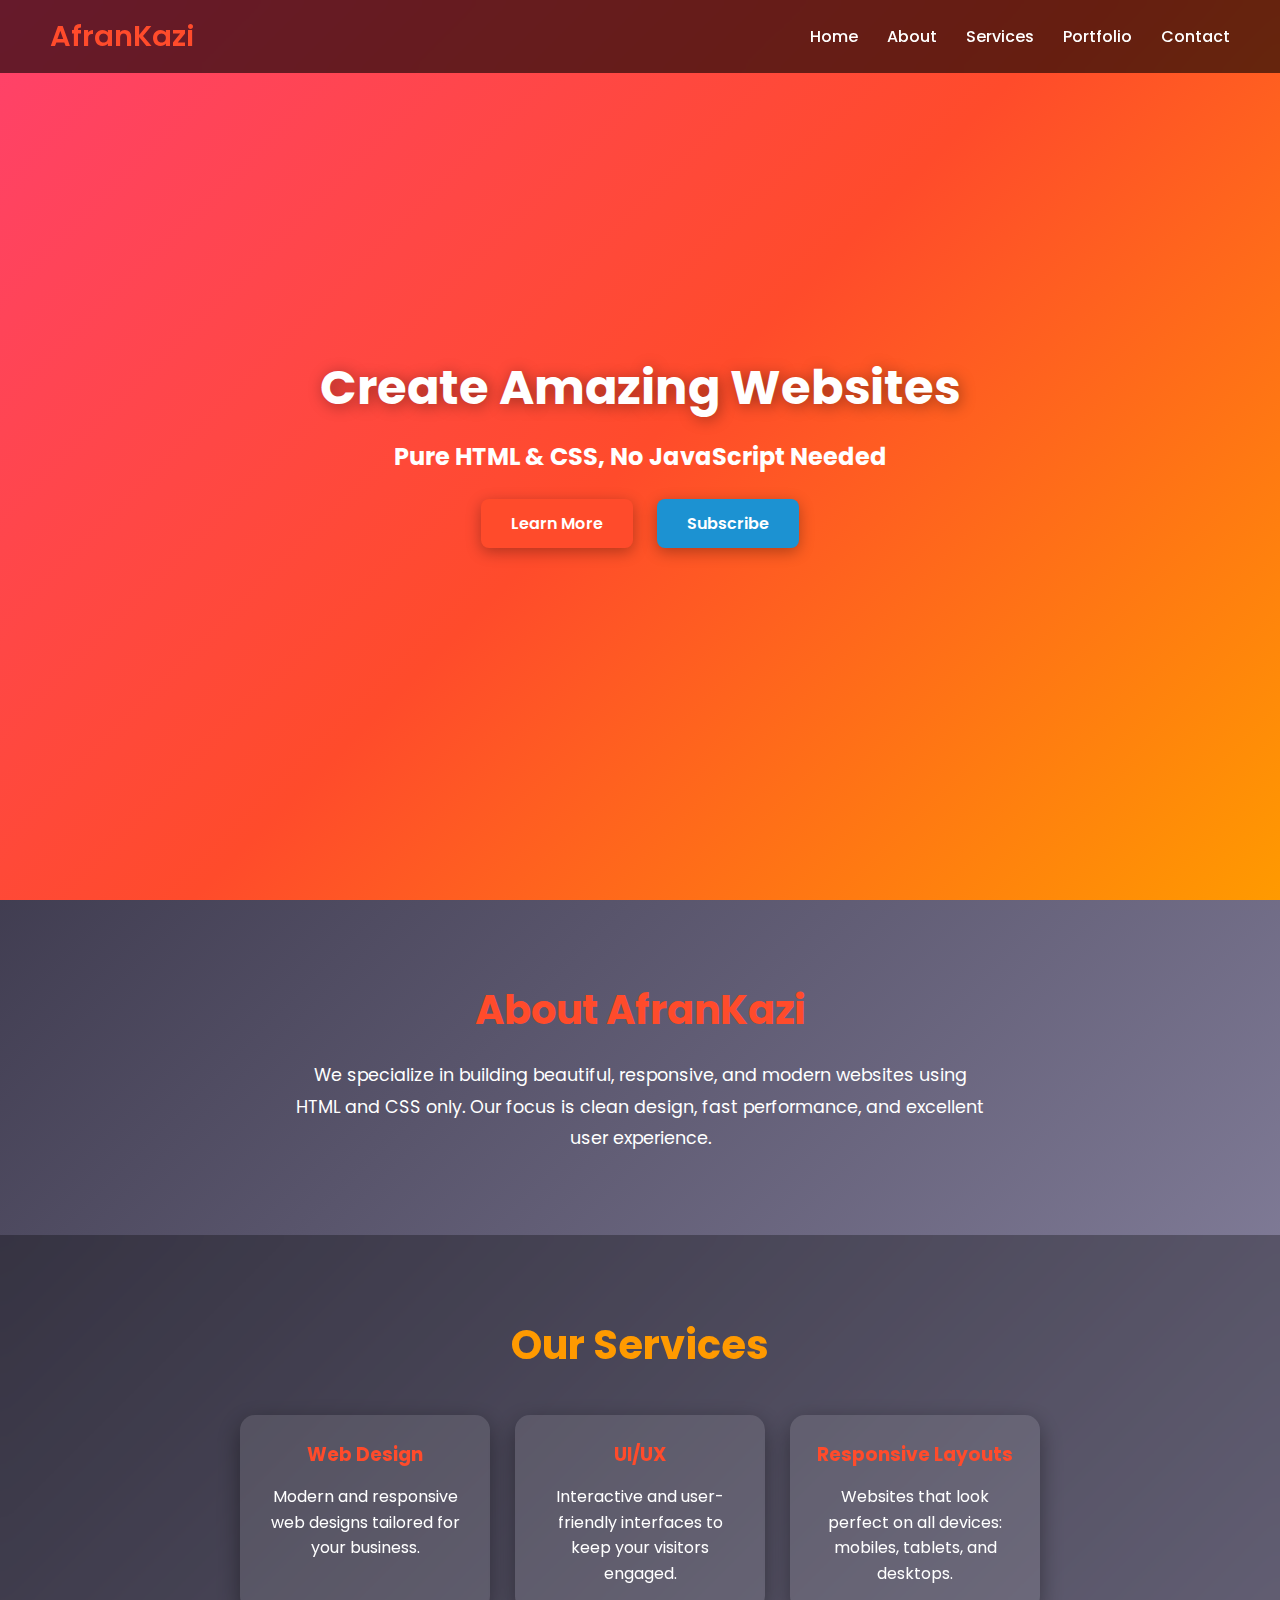
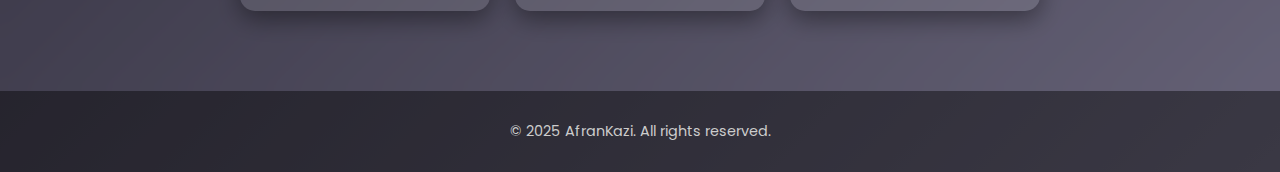
<file: HTML Projects/index.html>
<!DOCTYPE html>
<html lang="en">
<head>
    <meta charset="UTF-8">
    <meta name="viewport" content="width=device-width, initial-scale=1.0">
    <title>AfranKazi | Web Development</title>
    <link rel="stylesheet" href="css/website.css">
    <link href="https://fonts.googleapis.com/css2?family=Poppins:wght@400;600&display=swap" rel="stylesheet">
</head>
<body>
    <!-- Navigation -->
    <header>
        <nav id="navbar">
            <div id="logo"><a href="#">AfranKazi</a></div>
            <div id="nav-links">
                <a href="#">Home</a>
                <a href="#">About</a>
                <a href="#">Services</a>
                <a href="#">Portfolio</a>
                <a href="#">Contact</a>
            </div>
        </nav>
    </header>

    <!-- Hero Section -->
    <section id="hero">
        <div class="hero-content">
            <h1>Create Amazing Websites</h1>
            <h2>Pure HTML & CSS, No JavaScript Needed</h2>
            <div class="hero-buttons">
                <a href="#learn" class="btn btn-primary">Learn More</a>
                <a href="#subscribe" class="btn btn-secondary">Subscribe</a>
            </div>
        </div>
    </section>

    <!-- About Section -->
    <section id="about">
        <h2>About AfranKazi</h2>
        <p>We specialize in building beautiful, responsive, and modern websites using HTML and CSS only. Our focus is clean design, fast performance, and excellent user experience. </p>
    </section>

    <!-- Services Section -->
    <section id="services">
        <h2>Our Services</h2>
        <div class="service-cards">
            <div class="card">
                <h3>Web Design</h3>
                <p>Modern and responsive web designs tailored for your business.</p>
            </div>
            <div class="card">
                <h3>UI/UX</h3>
                <p>Interactive and user-friendly interfaces to keep your visitors engaged.</p>
            </div>
            <div class="card">
                <h3>Responsive Layouts</h3>
                <p>Websites that look perfect on all devices: mobiles, tablets, and desktops.</p>
            </div>
        </div>
    </section>

    <!-- Footer Section -->
    <footer>
        <p>&copy; 2025 AfranKazi. All rights reserved.</p>
    </footer>
</body>
</html>
</file>
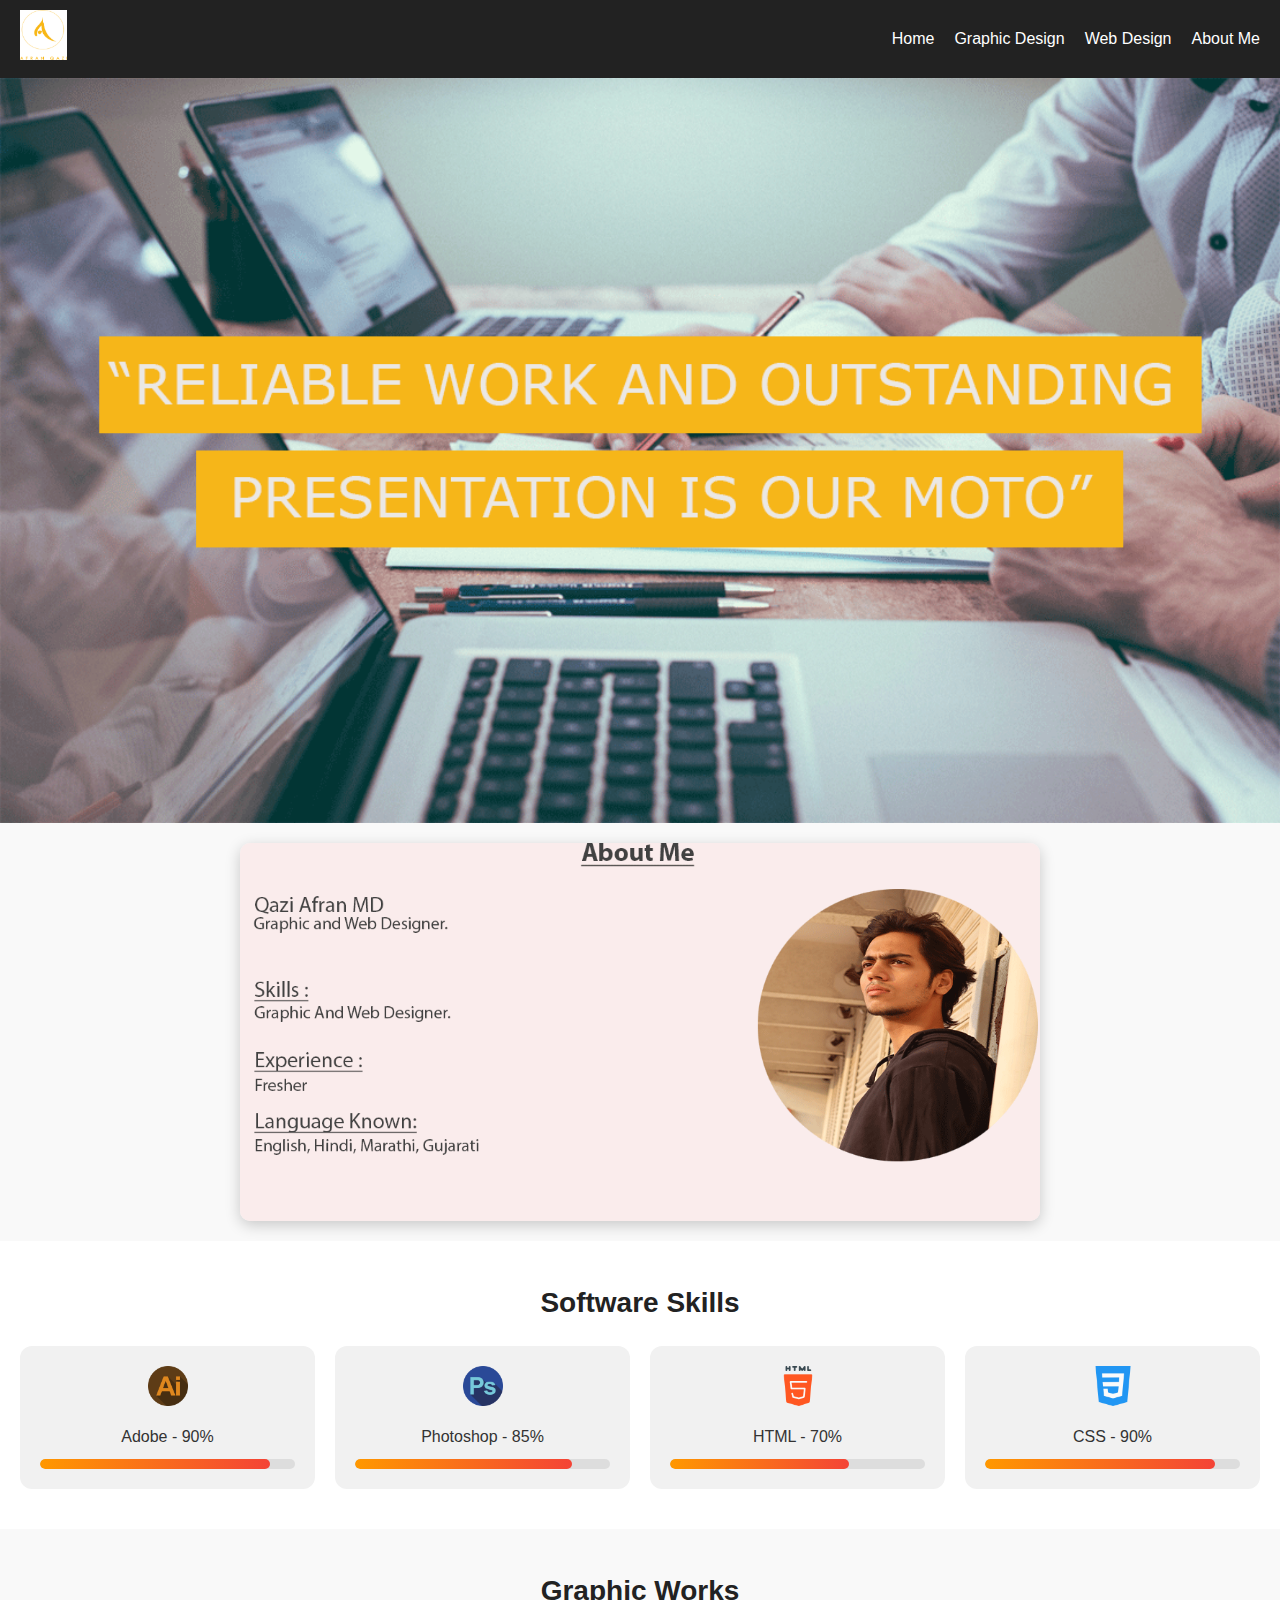
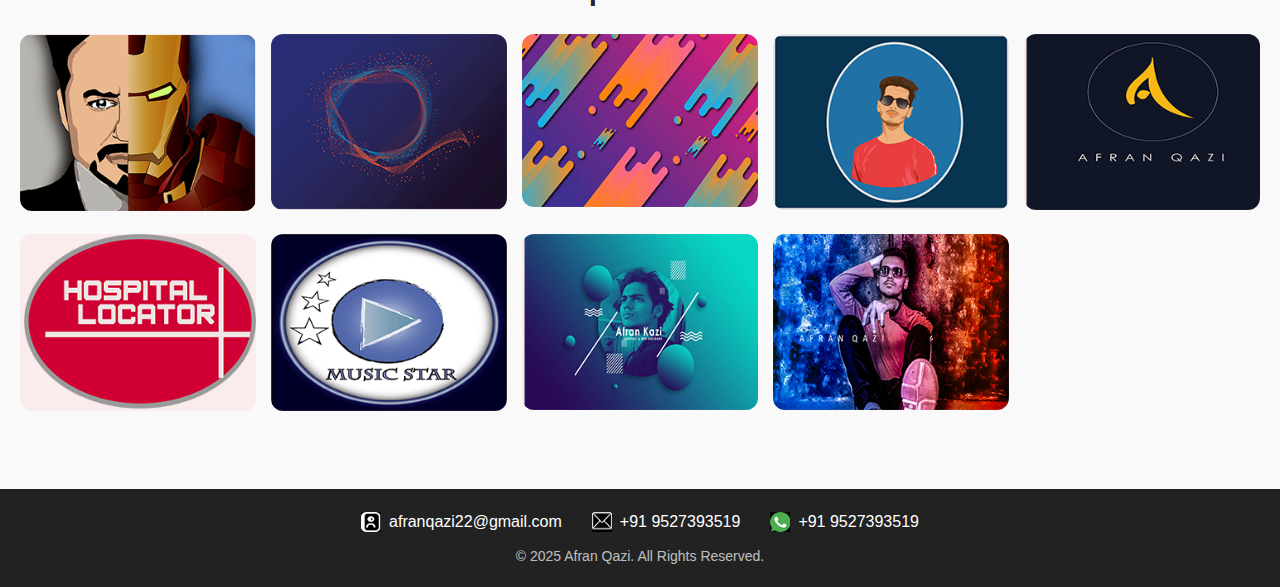
<file: My Website/index.html>
<!DOCTYPE html>
<html lang="en">
<head>
  <meta charset="UTF-8">
  <meta name="viewport" content="width=device-width, initial-scale=1.0">
  <title>Afran Kazi</title>
  <link rel="stylesheet" href="style.css">
</head>
<body>

  <!-- HEADER -->
  <header>
    <div class="header-container">
      <div class="logo">
        <img src="logo.gif" alt="Logo">
      </div>
      <nav class="navbar">
        <ul>
          <li><a href="homepage.html">Home</a></li>
          <li><a href="homepage.html">Graphic Design</a></li>
          <li><a href="homepage.html">Web Design</a></li>
          <li><a href="homepage.html">About Me</a></li>
        </ul>
      </nav>
      <div class="menu-toggle">&#9776;</div>
    </div>
  </header>

  <!-- HERO IMAGES -->
  <!-- HERO IMAGES -->
<section class="hero">
  <img src="image1.gif" alt="Banner 1">
  <img src="image2.gif" alt="Banner 2" class="responsive-banner">
</section>


  <!-- SKILLS -->
  <section class="skills">
    <h2>Software Skills</h2>
    <div class="skills-container">

      <div class="skillbox">
        <img src="adobe.png" alt="Adobe">
        <p>Adobe - 90%</p>
        <div class="skill-bar"><span style="width:90%"></span></div>
      </div>

      <div class="skillbox">
        <img src="photoshop.png" alt="Photoshop">
        <p>Photoshop - 85%</p>
        <div class="skill-bar"><span style="width:85%"></span></div>
      </div>

      <div class="skillbox">
        <img src="html.png" alt="HTML">
        <p>HTML - 70%</p>
        <div class="skill-bar"><span style="width:70%"></span></div>
      </div>

      <div class="skillbox">
        <img src="css.png" alt="CSS">
        <p>CSS - 90%</p>
        <div class="skill-bar"><span style="width:90%"></span></div>
      </div>

    </div>
  </section>

  <!-- GRAPHIC WORKS -->
  <section class="works">
    <h2>Graphic Works</h2>
    <div class="works-grid">
      <a href="1.gif"><img src="1.gif" alt="Work 1"></a>
      <a href="2.gif"><img src="2.gif" alt="Work 2"></a>
      <a href="3.gif"><img src="3.gif" alt="Work 3"></a>
      <a href="4.gif"><img src="4.gif" alt="Work 4"></a>
      <a href="5.gif"><img src="5.gif" alt="Work 5"></a>
      <a href="6.gif"><img src="6.gif" alt="Work 6"></a>
      <a href="7.gif"><img src="7.gif" alt="Work 7"></a>
      <a href="8.gif"><img src="8.gif" alt="Work 8"></a>
      <a href="9.jpg"><img src="9.jpg" alt="Work 9"></a>
    </div>
  </section>

  <!-- FOOTER -->
  <footer>
    <ul>
      <li><img src="10.jpg" alt="Email Icon"> afranqazi22@gmail.com</li>
      <li><img src="11.jpg" alt="Phone Icon"> +91 9527393519</li>
      <li><img src="12.jpg" alt="Phone Icon"> +91 9527393519</li>
    </ul>
    <p>© 2025 Afran Qazi. All Rights Reserved.</p>
  </footer>

  <!-- JS for Mobile Menu -->
  <script>
    const menuToggle = document.querySelector('.menu-toggle');
    const nav = document.querySelector('.navbar ul');
    menuToggle.addEventListener('click', () => {
      nav.classList.toggle('showing');
    });
  </script>

</body>
</html>
</file>
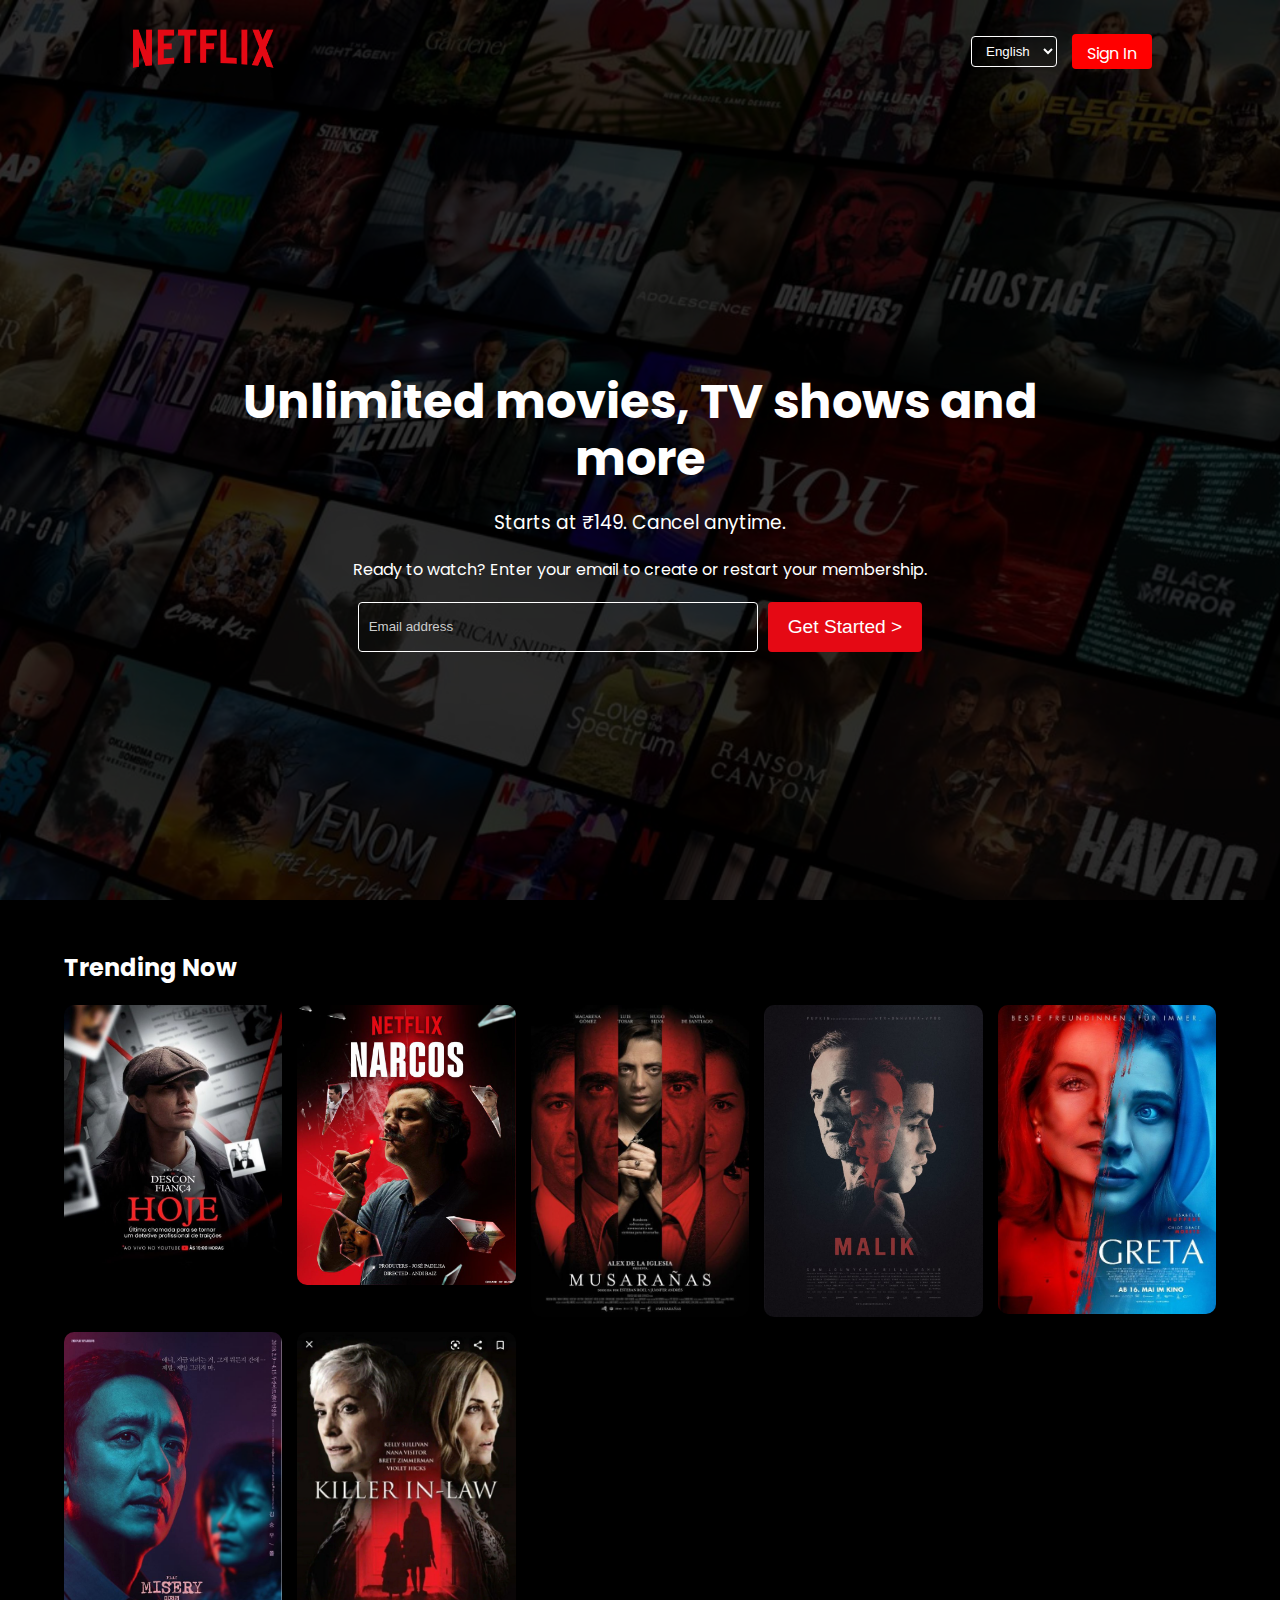
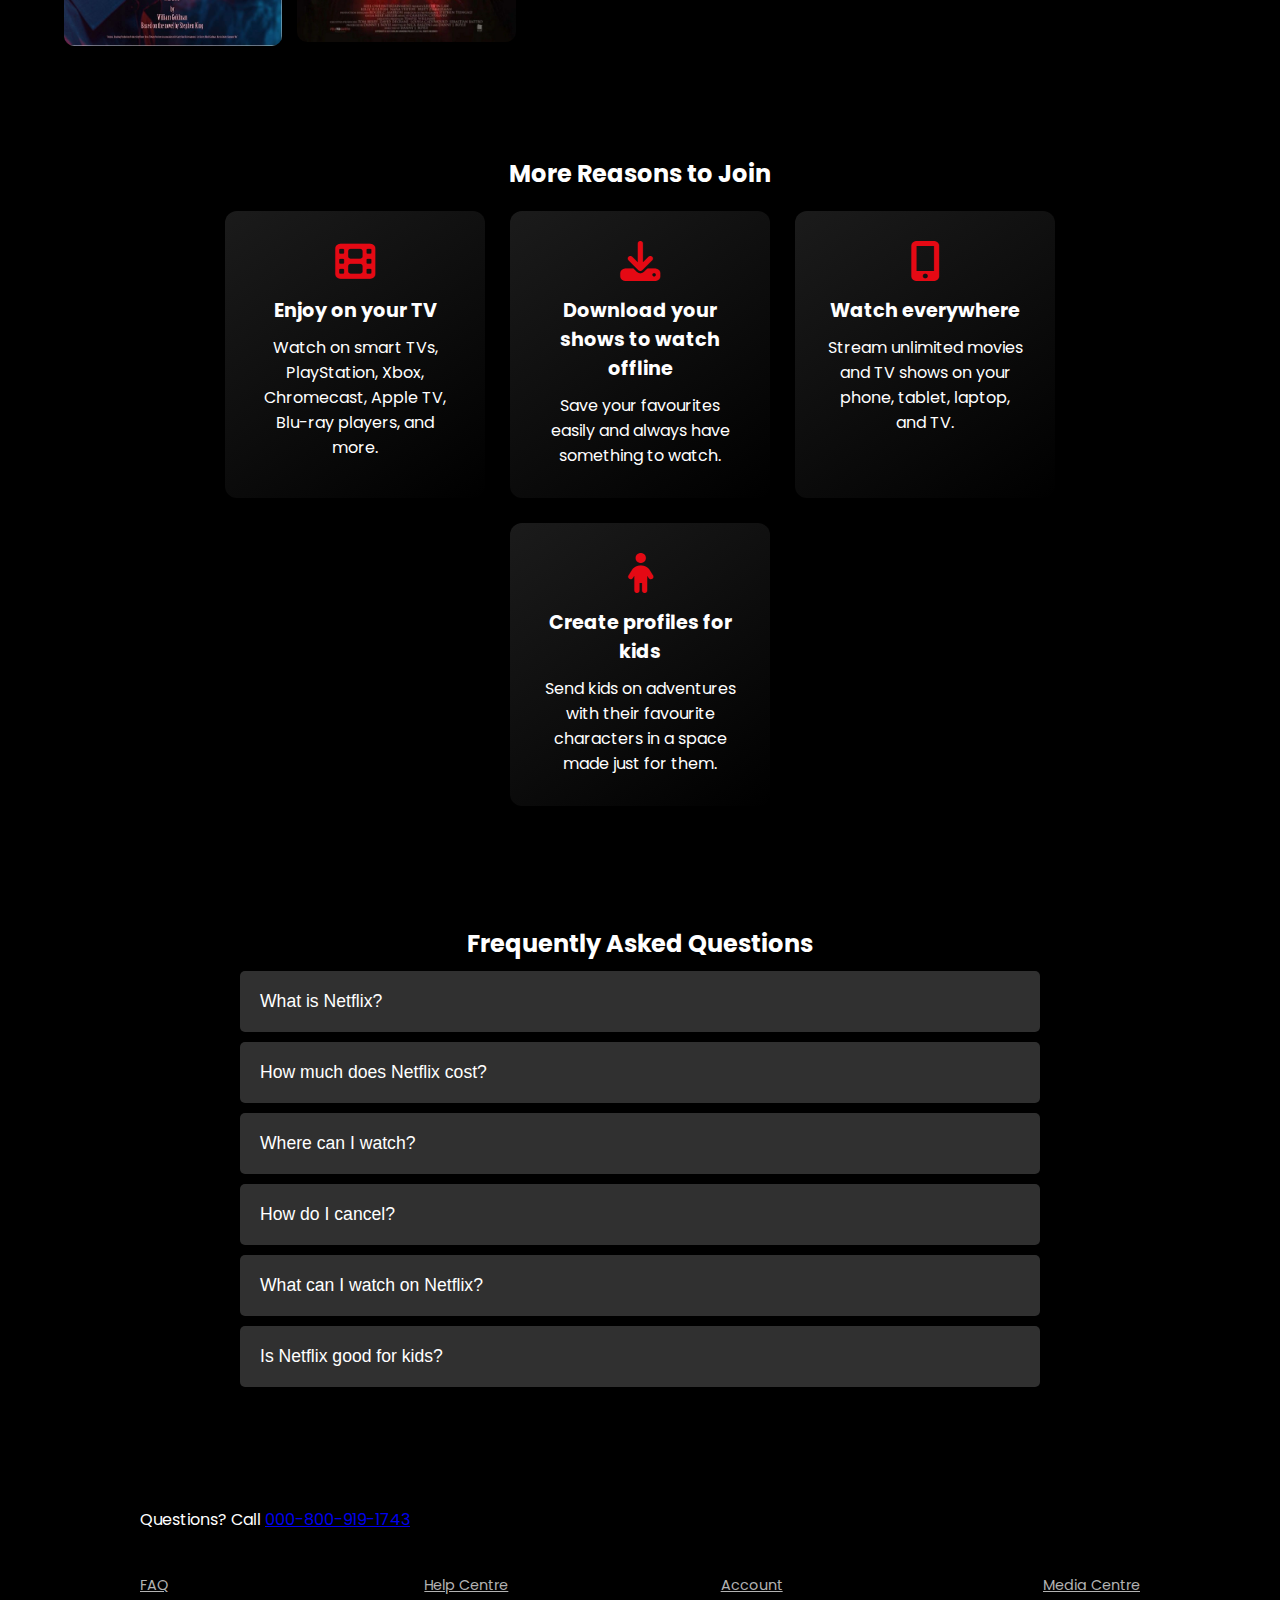
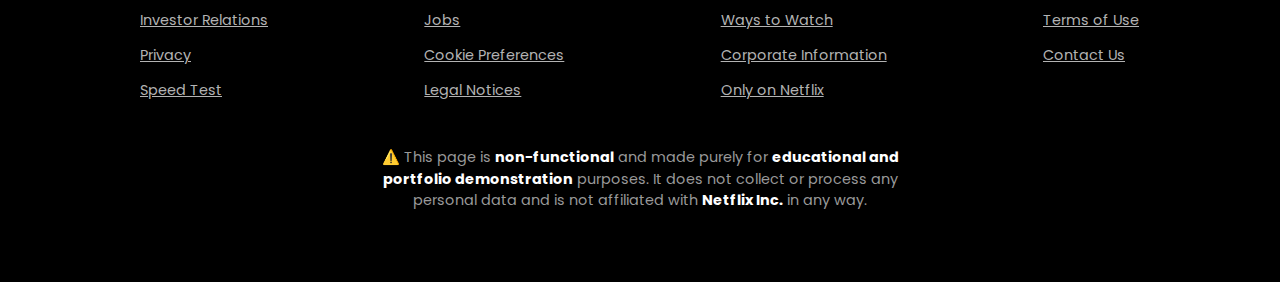
<file: NETFLIX/index.html>
<!DOCTYPE html>
<html lang="en">
<head>
  <meta charset="UTF-8" /> 
  <meta name="viewport" content="width=device-width, initial-scale=1.0" />
  <title>Clone-flix-Educational</title>

  <!-- Google Fonts -->
  <link rel="preconnect" href="https://fonts.googleapis.com" />
  <link rel="preconnect" href="https://fonts.gstatic.com" crossorigin />
  <link
    href="https://fonts.googleapis.com/css2?family=Poppins:wght@300;400;500;600;700&display=swap"
    rel="stylesheet"
  />

  <!-- Font Awesome for icons -->
  <link
    rel="stylesheet"
    href="https://cdnjs.cloudflare.com/ajax/libs/font-awesome/6.5.0/css/all.min.css"
  />

  <!-- Meta Disclaimer -->
  <meta name="description" content="This Netflix Clone project is for educational and portfolio purposes only. Not affiliated with Netflix Inc.">

  <!-- External CSS -->
  <link rel="stylesheet" href="style.css" />
</head>

<body>
  <!-- Header / Hero Section -->
  <header class="hero">
    <div class="hero-overlay"></div>
    <nav class="navbar">
      <div class="logo">
        <img src="Images/LOGO.png" alt="Netflix Logo" />
      </div>

      <div class="nav-actions">
        <select id="Language">
          <option value="English">English</option>
          <option value="Hindi">Hindi</option>
        </select>
        <a href="signUp.html" class="sign-in-btn">Sign In</a>
      </div>
    </nav>

    <div class="hero-content">
      <h1>Unlimited movies, TV shows and more</h1>
      <h3>Starts at ₹149. Cancel anytime.</h3>
      <p>Ready to watch? Enter your email to create or restart your membership.</p>
      <div class="email-form">
        <input type="text" placeholder="Email address" />
        <button id="SecondButton">Get Started ></button>
      </div>
    </div>
  </header>

  <!-- Trending Section -->
  <main class="trending">
    <h2>Trending Now</h2>
    <div class="trending-grid">
      <img src="Images/Image1.jpg" alt="Image 1" />
      <img src="Images/Image2.jpg" alt="Image 2" />
      <img src="Images/Image3.jpg" alt="Image 3" />
      <img src="Images/Image4.jpg" alt="Image 4" />
      <img src="Images/Image5.jpg" alt="Image 5" />
      <img src="Images/Image6.jpg" alt="Image 6" />
      <img src="Images/Image7.jpg" alt="Image 7" />
    </div>
  </main>

  <!-- Features Section -->
  <section class="features-section">
    <h2>More Reasons to Join</h2>
    <div class="box-container">
      <div class="box">
        <i class="fa fa-film"></i>
        <h3>Enjoy on your TV</h3>
        <p>Watch on smart TVs, PlayStation, Xbox, Chromecast, Apple TV, Blu-ray players, and more.</p>
      </div>
      <div class="box">
        <i class="fa fa-download"></i>
        <h3>Download your shows to watch offline</h3>
        <p>Save your favourites easily and always have something to watch.</p>
      </div>
      <div class="box">
        <i class="fa fa-mobile-alt"></i>
        <h3>Watch everywhere</h3>
        <p>Stream unlimited movies and TV shows on your phone, tablet, laptop, and TV.</p>
      </div>
      <div class="box">
        <i class="fa fa-child"></i>
        <h3>Create profiles for kids</h3>
        <p>Send kids on adventures with their favourite characters in a space made just for them.</p>
      </div>
    </div>
  </section>

  <!-- FAQ Section -->
  <section class="faq">
    <h2>Frequently Asked Questions</h2>
    <div class="faq-list">
      <button>What is Netflix?</button>
      <button>How much does Netflix cost?</button>
      <button>Where can I watch?</button>
      <button>How do I cancel?</button>
      <button>What can I watch on Netflix?</button>
      <button>Is Netflix good for kids?</button>
    </div>
  </section>

  <!-- Footer -->
  <footer>
    <div class="footer-content">
      <p>Questions? Call <a href="#">000-800-919-1743</a></p>
      <div class="footer-links">
        <ul>
          <li><a href="#">FAQ</a></li>
          <li><a href="#">Investor Relations</a></li>
          <li><a href="#">Privacy</a></li>
          <li><a href="#">Speed Test</a></li>
        </ul>
        <ul>
          <li><a href="#">Help Centre</a></li>
          <li><a href="#">Jobs</a></li>
          <li><a href="#">Cookie Preferences</a></li>
          <li><a href="#">Legal Notices</a></li>
        </ul>
        <ul>
          <li><a href="#">Account</a></li>
          <li><a href="#">Ways to Watch</a></li>
          <li><a href="#">Corporate Information</a></li>
          <li><a href="#">Only on Netflix</a></li>
        </ul>
        <ul>
          <li><a href="#">Media Centre</a></li>
          <li><a href="#">Terms of Use</a></li>
          <li><a href="#">Contact Us</a></li>
        </ul>
      </div>
    </div>

     <!-- ⚠️ Educational Disclaimer -->
      <div class="educational-note">
        ⚠️ This page is <strong>non-functional</strong> and made purely for
        <strong>educational and portfolio demonstration</strong> purposes.
        It does not collect or process any personal data and is not affiliated
        with <strong>Netflix Inc.</strong> in any way.
      </div>
    </div>
  </footer>
</body>
</html>
</file>
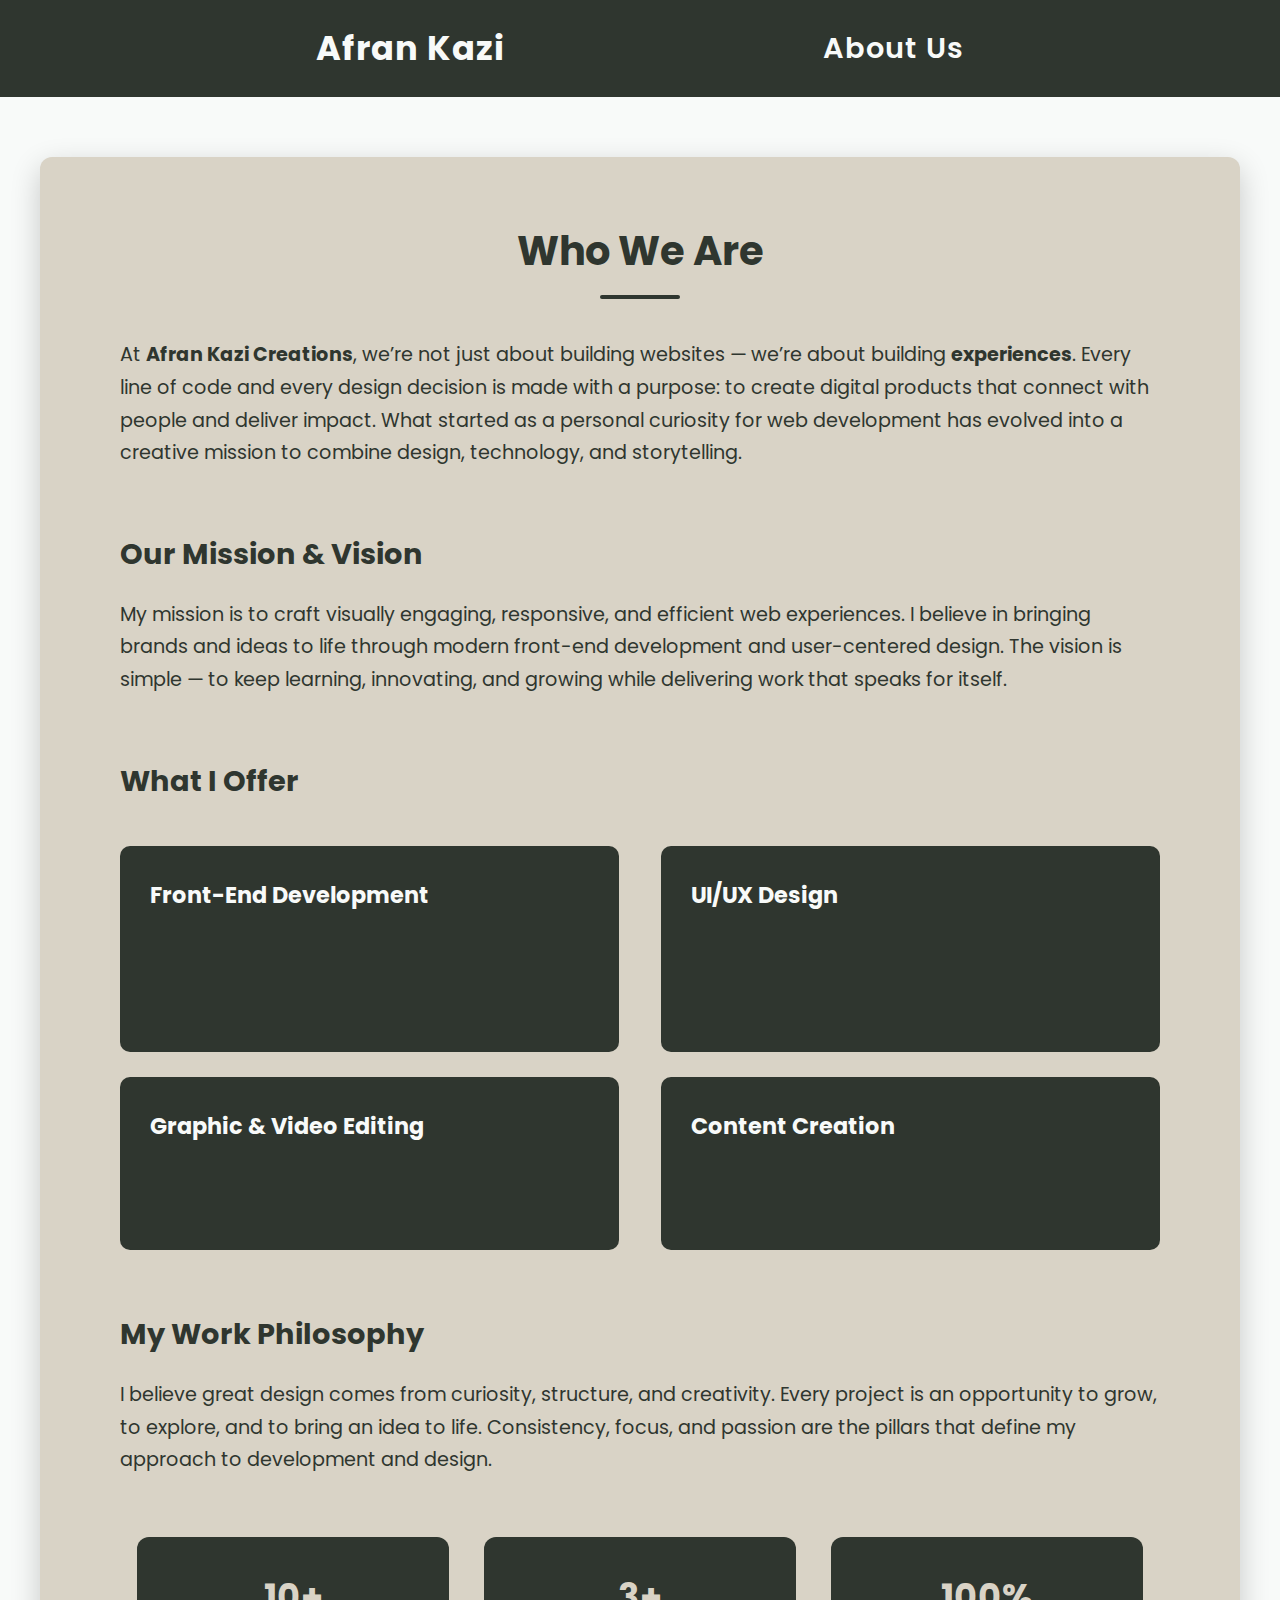
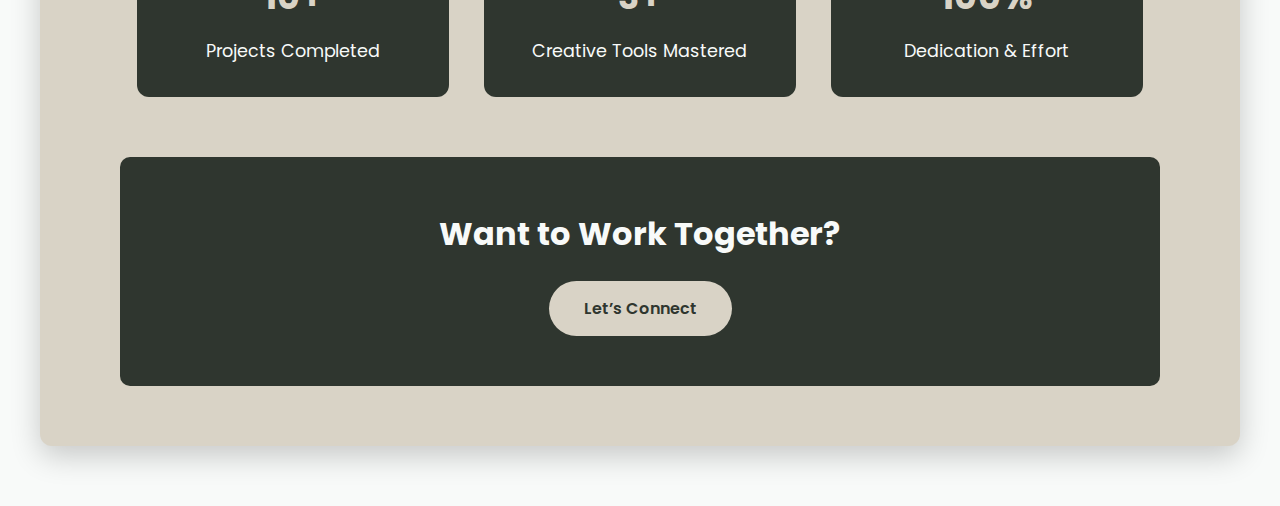
<file: about-us.html>
<!DOCTYPE html>
<html lang="en">
<head>
  <meta charset="UTF-8">
  <meta name="viewport" content="width=device-width, initial-scale=1.0">
  <title>About Us | Afran Kazi</title>
  <link href="https://fonts.googleapis.com/css2?family=Poppins:wght@300;400;600;700&display=swap" rel="stylesheet">
  <style>
    * {
      margin: 0;
      padding: 0;
      box-sizing: border-box;
    }

    body {
      font-family: "Poppins", sans-serif;
      background-color: #F8FAF9;
      color: #2F362F;
      line-height: 1.7;
    }

    /* ---------- HEADER ---------- */
    header {
      background-color: #2F362F;
      color: #F8FAF9;
      padding: 20px 0;
      text-align: center;
      font-size: 1.8rem;
      font-weight: 600;
      letter-spacing: 1px;
    }

    nav{display: flex;
    justify-content: space-evenly;
align-items: center;
}

    .logo-content a   {text-decoration: none;
color: #F8FAF9;}

    /* ---------- MAIN CONTAINER ---------- */
    .aboutus {
      width: 1200px;
      margin: 60px auto;
      background-color: #D9D3C6;
      border-radius: 12px;
      padding: 60px 80px;
      box-shadow: 0 10px 30px rgba(0, 0, 0, 0.2);
    }

    .aboutus h2 {
      text-align: center;
      font-size: 2.5rem;
      font-weight: 700;
      color: #2F362F;
      margin-bottom: 40px;
      position: relative;
    }

    .aboutus h2::after {
      content: "";
      display: block;
      width: 80px;
      height: 4px;
      background-color: #2F362F;
      margin: 10px auto 0;
      border-radius: 2px;
    }

    /* ---------- SECTIONS ---------- */
    .about-section {
      margin-bottom: 60px;
    }

    .about-section h3 {
      font-size: 1.8rem;
      color: #2F362F;
      margin-bottom: 20px;
    }

    .about-section p {
      font-size: 1.2rem;
      color: #2F362F;
    }

    /* ---------- SERVICE BOXES ---------- */
    .services {
      display: flex;
      justify-content: space-between;
      flex-wrap: wrap;
      gap: 25px;
      margin-top: 40px;
    }

    .service-box {
      background-color: #2F362F;
      color: #F8FAF9;
      border-radius: 10px;
      width: 48%;
      padding: 30px;
      transition: all 0.3s ease;
    }

    .service-box:hover {
      transform: translateY(-8px);
      background-color: #3a403a;
    }

    .service-box h4 {
      font-size: 1.4rem;
      margin-bottom: 10px;
    }

    /* ---------- STATS SECTION ---------- */
    .stats {
      display: flex;
      justify-content: space-around;
      text-align: center;
      margin-top: 60px;
    }

    .stat {
      background-color: #2F362F;
      color: #F8FAF9;
      padding: 30px 40px;
      border-radius: 12px;
      width: 30%;
      transition: transform 0.3s ease;
    }

    .stat:hover {
      transform: translateY(-10px);
    }

    .stat h3 {
      font-size: 2.2rem;
      color: #D9D3C6;
    }

    .stat p {
      margin-top: 10px;
      font-size: 1.1rem;
      color: #F8FAF9;
    }

    /* ---------- CALL TO ACTION ---------- */
    .cta {
      background-color: #2F362F;
      color: #F8FAF9;
      border-radius: 10px;
      text-align: center;
      padding: 50px 30px;
      margin-top: 60px;
    }

    .cta h3 {
      font-size: 2rem;
      margin-bottom: 20px;
    }

    .cta a {
      display: inline-block;
      text-decoration: none;
      color: #2F362F;
      background-color: #D9D3C6;
      padding: 14px 35px;
      border-radius: 30px;
      font-weight: 600;
      transition: all 0.3s ease;
    }

    .cta a:hover {
      background-color: #F8FAF9;
      transform: translateY(-5px);
    }

    /* ---------- RESPONSIVE ---------- */
    @media (max-width: 900px) {
      .aboutus {
        width: 90%;
        padding: 40px 25px;
      }

      .services {
        flex-direction: column;
      }

      .service-box {
        width: 100%;
      }

      .stats {
        flex-direction: column;
        gap: 20px;
      }

      .stat {
        width: 100%;
      }
    }
  </style>
</head>

<body>

  <header>
    <nav><div class="logo">
                <div class="logo-content"><a href="index.html"><h3>Afran Kazi</h3></a></div>
            </div>
    About Us
    </nav>
  </header>

  <main>
    <section class="aboutus">
      <h2>Who We Are</h2>
      <div class="about-section">
        <p>
          At <b>Afran Kazi Creations</b>, we’re not just about building websites — we’re about building <b>experiences</b>.  
          Every line of code and every design decision is made with a purpose: to create digital products that connect with people and deliver impact.  
          What started as a personal curiosity for web development has evolved into a creative mission to combine design, technology, and storytelling.
        </p>
      </div>

      <div class="about-section">
        <h3>Our Mission & Vision</h3>
        <p>
          My mission is to craft visually engaging, responsive, and efficient web experiences.  
          I believe in bringing brands and ideas to life through modern front-end development and user-centered design.  
          The vision is simple — to keep learning, innovating, and growing while delivering work that speaks for itself.
        </p>
      </div>

      <div class="about-section">
        <h3>What I Offer</h3>
        <div class="services">
          <div class="service-box">
            <h4>Front-End Development</h4>
            <p>Creating responsive, modern, and user-friendly web interfaces using HTML, CSS, JavaScript, and React.</p>
          </div>
          <div class="service-box">
            <h4>UI/UX Design</h4>
            <p>Designing intuitive and visually appealing layouts that ensure smooth user experiences.</p>
          </div>
          <div class="service-box">
            <h4>Graphic & Video Editing</h4>
            <p>Adding creativity to visuals through Adobe Photoshop, Illustrator, and Premiere Pro.</p>
          </div>
          <div class="service-box">
            <h4>Content Creation</h4>
            <p>Creating visual stories and engaging designs for digital platforms and social media.</p>
          </div>
        </div>
      </div>

      <div class="about-section">
        <h3>My Work Philosophy</h3>
        <p>
          I believe great design comes from curiosity, structure, and creativity.  
          Every project is an opportunity to grow, to explore, and to bring an idea to life.  
          Consistency, focus, and passion are the pillars that define my approach to development and design.
        </p>
      </div>

      <div class="stats">
        <div class="stat">
          <h3>10+</h3>
          <p>Projects Completed</p>
        </div>
        <div class="stat">
          <h3>3+</h3>
          <p>Creative Tools Mastered</p>
        </div>
        <div class="stat">
          <h3>100%</h3>
          <p>Dedication & Effort</p>
        </div>
      </div>

      <div class="cta">
        <h3>Want to Work Together?</h3>
        <a href="#contact">Let’s Connect</a>
      </div>
    </section>
  </main>

</body>
</html>
</file>
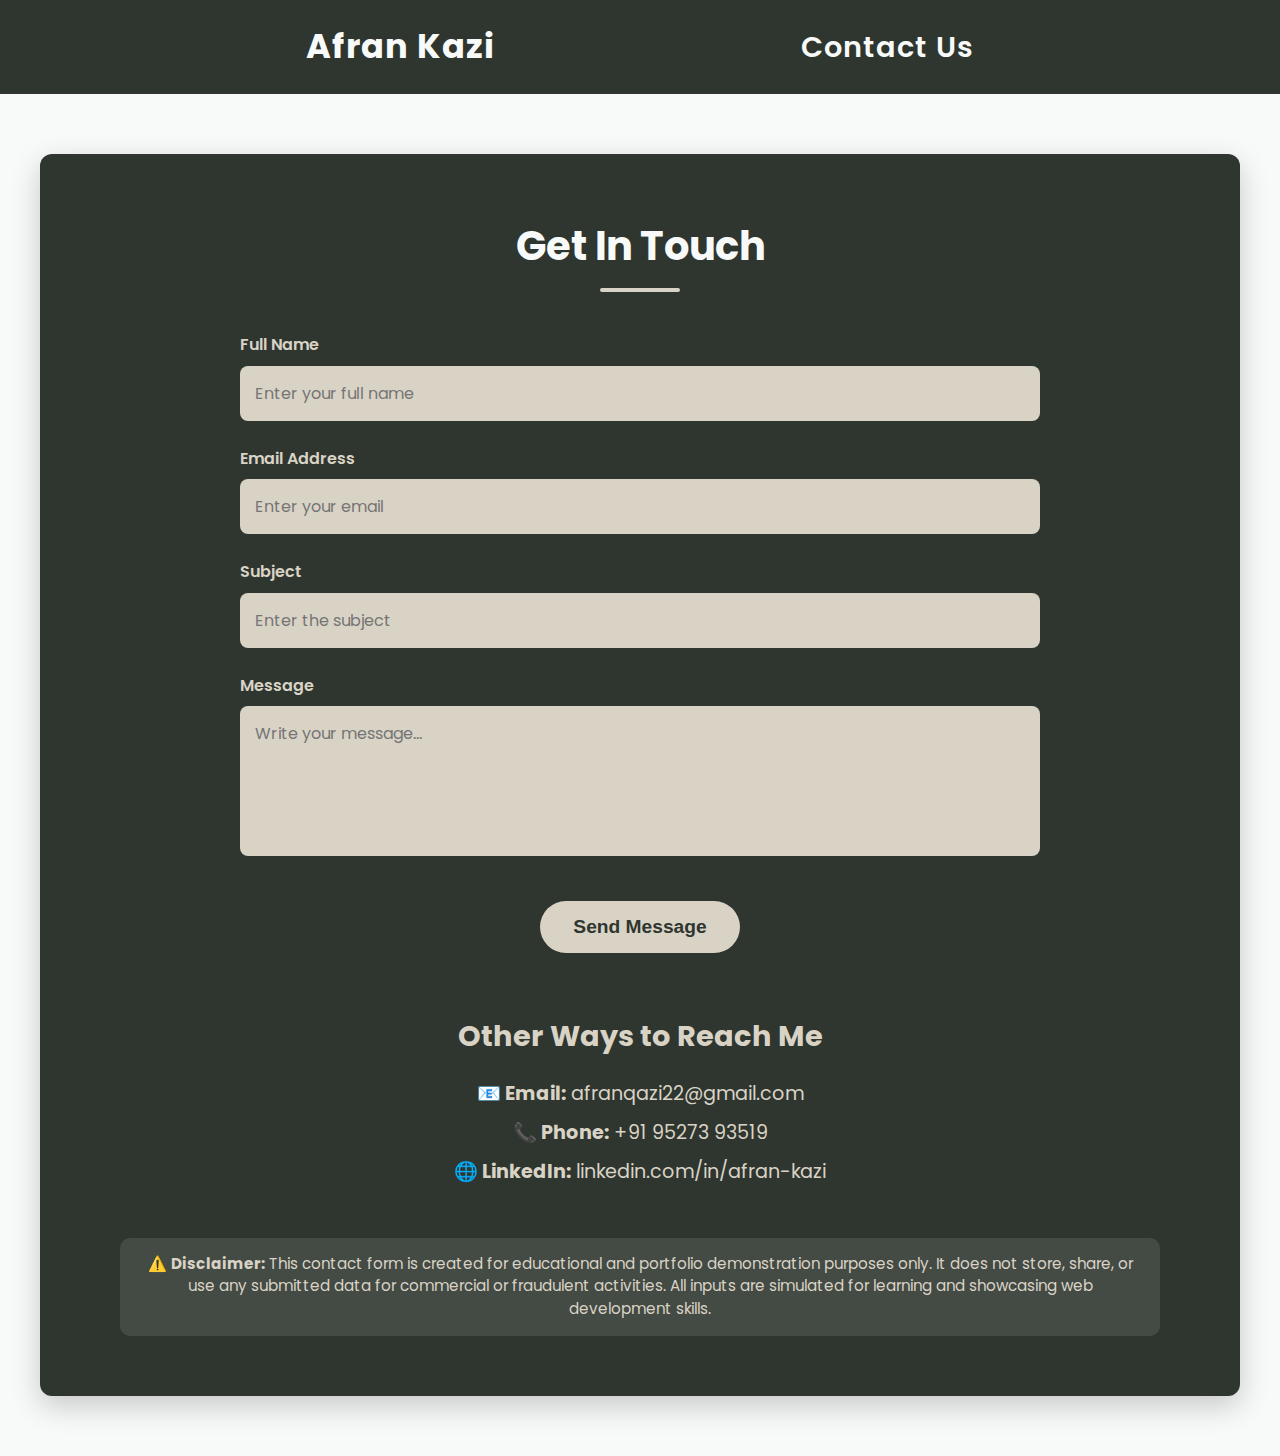
<file: contact-us.html>
<!DOCTYPE html>
<html lang="en">
<head>
  <meta charset="UTF-8">
  <meta name="viewport" content="width=device-width, initial-scale=1.0">
  <title>Contact Us | Afran Kazi</title>
  <link href="https://fonts.googleapis.com/css2?family=Poppins:wght@300;400;600;700&display=swap" rel="stylesheet">

  <style>
    * {
      margin: 0;
      padding: 0;
      box-sizing: border-box;
    }

    body {
      font-family: "Poppins", sans-serif;
      background-color: #F8FAF9;
      color: #2F362F;
      line-height: 1.6;
    }

    /* HEADER */
    header {
      background-color: #2F362F;
      color: #F8FAF9;
      padding: 20px 0;
      text-align: center;
      font-size: 1.8rem;
      font-weight: 600;
      letter-spacing: 1px;
    }

    nav {
      display: flex;
      justify-content: space-evenly;
      align-items: center;
    }

    .logo-content a {
      text-decoration: none;
      color: #F8FAF9;
    }

    /* MAIN CONTAINER */
    .contact-section {
      width: 1200px;
      margin: 60px auto;
      background-color: #2F362F;
      border-radius: 12px;
      padding: 60px 80px;
      box-shadow: 0 10px 30px rgba(0, 0, 0, 0.2);
      color: #F8FAF9;
    }

    .contact-section h2 {
      text-align: center;
      font-size: 2.5rem;
      font-weight: 700;
      margin-bottom: 40px;
      color: #F8FAF9;
      position: relative;
    }

    .contact-section h2::after {
      content: "";
      display: block;
      width: 80px;
      height: 4px;
      background-color: #D9D3C6;
      margin: 10px auto 0;
      border-radius: 2px;
    }

    /* FORM STYLING */
    form {
      display: flex;
      flex-direction: column;
      gap: 25px;
      width: 100%;
      max-width: 800px;
      margin: 0 auto;
    }

    .form-group {
      display: flex;
      flex-direction: column;
    }

    label {
      font-weight: 600;
      margin-bottom: 8px;
      color: #D9D3C6;
    }

    input, textarea {
      background-color: #D9D3C6;
      color: #2F362F;
      border: none;
      padding: 15px;
      border-radius: 8px;
      font-size: 1rem;
      font-family: "Poppins", sans-serif;
      transition: all 0.3s ease;
    }

    input:focus, textarea:focus {
      outline: none;
      background-color: #F8FAF9;
      box-shadow: 0 0 8px rgba(217, 211, 198, 0.8);
    }

    textarea {
      resize: none;
      height: 150px;
    }

    /* BUTTON */
    .btn-submit {
      width: 200px;
      padding: 15px;
      margin: 20px auto 0;
      border-radius: 30px;
      background-color: #D9D3C6;
      color: #2F362F;
      font-weight: 600;
      font-size: 1.2rem;
      border: none;
      cursor: pointer;
      transition: all 0.3s ease;
    }

    .btn-submit:hover {
      background-color: #F8FAF9;
      transform: translateY(-3px);
      box-shadow: 0 8px 20px rgba(0, 0, 0, 0.3);
    }

    /* STATUS MESSAGE */
    .status {
      text-align: center;
      margin-top: 20px;
      font-size: 1.1rem;
    }

    .status.success {
      color: #D9D3C6;
    }

    .status.error {
      color: #ff8080;
    }

    /* CONTACT INFO SECTION */
    .contact-info {
      margin-top: 60px;
      text-align: center;
      color: #D9D3C6;
    }

    .contact-info h3 {
      margin-bottom: 20px;
      font-size: 1.8rem;
    }

    .contact-info p {
      margin: 8px 0;
      font-size: 1.2rem;
    }

    /* DISCLAIMER */
    .disclaimer {
      margin-top: 50px;
      text-align: center;
      font-size: 0.95rem;
      color: #d9d3c6;
      background-color: rgba(255, 255, 255, 0.1);
      padding: 15px 20px;
      border-radius: 10px;
      line-height: 1.5;
    }

    /* RESPONSIVE */
    @media (max-width: 900px) {
      .contact-section {
        width: 90%;
        padding: 40px 25px;
      }

      .btn-submit {
        width: 100%;
      }
    }
  </style>
</head>

<body>

  <header>
    <nav>
      <div class="logo">
        <div class="logo-content"><a href="index.html"><h3>Afran Kazi</h3></a></div>
      </div>
      Contact Us
    </nav>
  </header>

  <section class="contact-section">
    <h2>Get In Touch</h2>

    <form id="contactForm">
      <div class="form-group">
        <label for="name">Full Name</label>
        <input type="text" id="name" placeholder="Enter your full name" required>
      </div>

      <div class="form-group">
        <label for="email">Email Address</label>
        <input type="email" id="email" placeholder="Enter your email" required>
      </div>

      <div class="form-group">
        <label for="subject">Subject</label>
        <input type="text" id="subject" placeholder="Enter the subject" required>
      </div>

      <div class="form-group">
        <label for="message">Message</label>
        <textarea id="message" placeholder="Write your message..." required></textarea>
      </div>

      <button type="submit" class="btn-submit">Send Message</button>
    </form>

    <p id="statusMessage" class="status"></p>

    <div class="contact-info">
      <h3>Other Ways to Reach Me</h3>
      <p><strong>📧 Email:</strong> afranqazi22@gmail.com</p>
      <p><strong>📞 Phone:</strong> +91 95273 93519</p>
      <p><strong>🌐 LinkedIn:</strong> linkedin.com/in/afran-kazi</p>
    </div>

    <!-- Disclaimer Section -->
    <div class="disclaimer">
      ⚠️ <strong>Disclaimer:</strong> This contact form is created for educational and portfolio demonstration purposes only.  
      It does not store, share, or use any submitted data for commercial or fraudulent activities.  
      All inputs are simulated for learning and showcasing web development skills.
    </div>
  </section>

  <script>
    const form = document.getElementById("contactForm");
    const statusMessage = document.getElementById("statusMessage");

    form.addEventListener("submit", function (e) {
      e.preventDefault();

      const name = document.getElementById("name").value.trim();
      const email = document.getElementById("email").value.trim();
      const subject = document.getElementById("subject").value.trim();
      const message = document.getElementById("message").value.trim();

      if (!name || !email || !subject || !message) {
        statusMessage.textContent = "⚠️ Please fill in all fields.";
        statusMessage.className = "status error";
        return;
      }

      // Simulate sending (no actual backend connection)
      setTimeout(() => {
        statusMessage.textContent = "✅ Message sent successfully! I’ll get back to you soon.";
        statusMessage.className = "status success";
        form.reset();
      }, 1000);
    });
  </script>

</body>
</html>
</file>
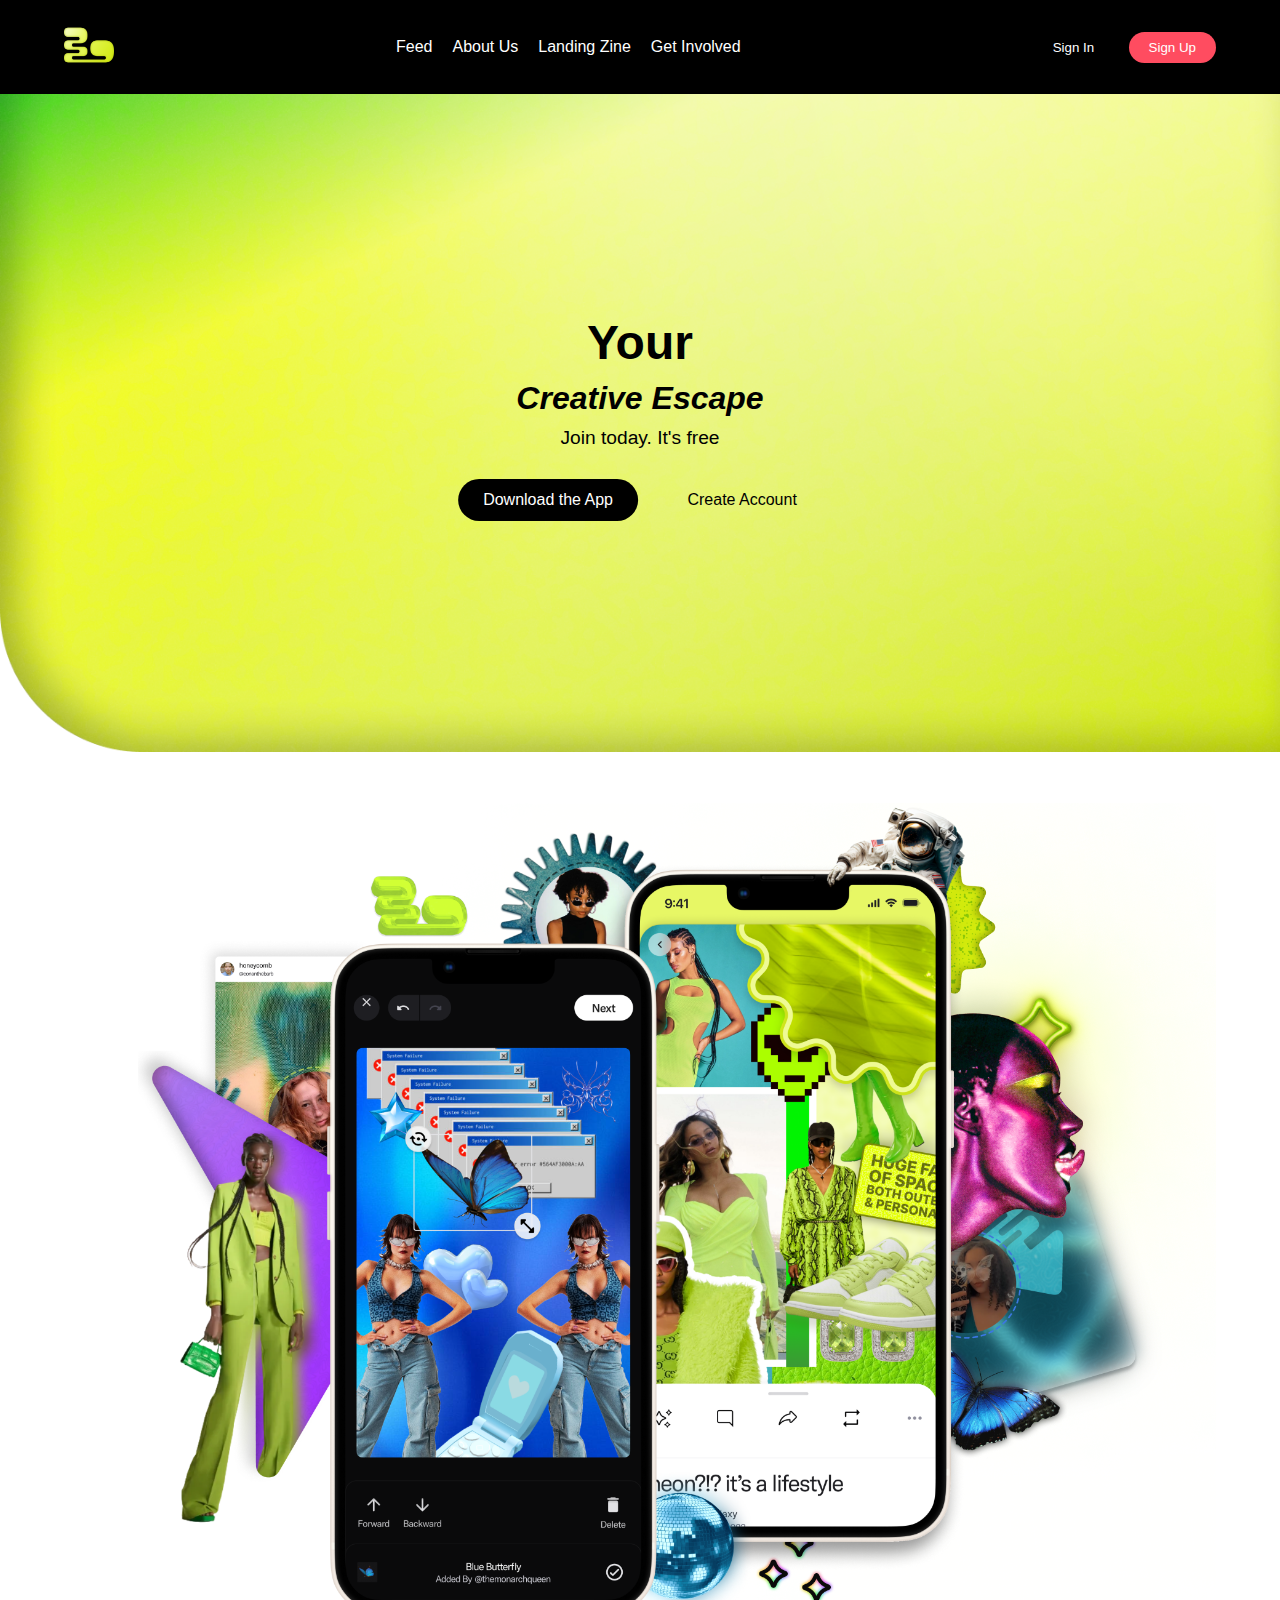
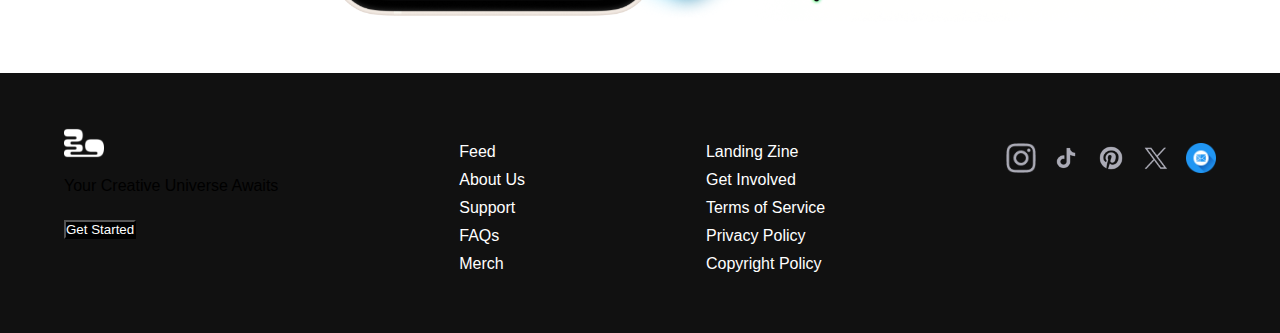
<file: HTML Projects/indexlandingpage.html>
<!DOCTYPE html>
<html lang="en">
<head>
    <meta charset="UTF-8">
    <meta name="viewport" content="width=device-width, initial-scale=1.0">
    <title>Landing Zine</title>
    <link rel="stylesheet" href="css/landing.css">
</head>
<body>
    <!-- Header Section -->
    <header>
        <nav class="navbar">
            <div class="logo">
                <img src="images/logo-global-nav.png" alt="Logo">
            </div>
            <ul class="nav-links">
                <li><a href="#">Feed</a></li>
                <li><a href="#">About Us</a></li>
                <li><a href="#">Landing Zine</a></li>
                <li><a href="#">Get Involved</a></li>
            </ul>
            <div class="nav-buttons">
                <button class="sign-in">Sign In</button>
                <button class="sign-up">Sign Up</button>
            </div>
        </nav>

        <div class="hero">
            <img src="images/header-gradient-desktop.png" alt="Background" class="hero-bg">
            <div class="hero-content">
                <h1>Your</h1>
                <h2><i>Creative Escape</i></h2>
                <p>Join today. It's free</p>
                <div class="hero-buttons">
                    <button class="btn-primary">Download the App</button>
                    <button class="btn-secondary">Create Account</button>
                </div>
            </div>
        </div>
    </header>

    <!-- Main Image Section -->
    <section class="main-image">
        <img src="images/desktop.png" alt="Main Visual">
    </section>

    <!-- Footer Section -->
    <footer>
        <div class="footer-top">
            <div class="footer-logo">
                <img src="images/logo-footer.png" alt="Footer Logo">
                <p>Your Creative Universe Awaits</p>
                <button class="btn-primary">Get Started</button>
            </div>

            <ul class="footer-links">
                <li><a href="#">Feed</a></li>
                <li><a href="#">About Us</a></li>
                <li><a href="#">Support</a></li>
                <li><a href="#">FAQs</a></li>
                <li><a href="#">Merch</a></li>
            </ul>

            <ul class="footer-links">
                <li><a href="#">Landing Zine</a></li>
                <li><a href="#">Get Involved</a></li>
                <li><a href="#">Terms of Service</a></li>
                <li><a href="#">Privacy Policy</a></li>
                <li><a href="#">Copyright Policy</a></li>
            </ul>

            <div class="footer-icons">
                <a href="https://www.instagram.com/landing.space/"><img src="images/instagram.png" alt="Instagram"></a>
                <a href="#"><img src="images/tiktok.png" alt="TikTok"></a>
                <a href="https://in.pinterest.com/landing_app/"><img src="images/pinterest.png" alt="Pinterest"></a>
                <a href="#"><img src="images/x-twitter.png" alt="Twitter"></a>
                <a href="#"><img src="images/email.png" alt="Email"></a>
            </div>
        </div>
    </footer>
</body>
</html>
</file>
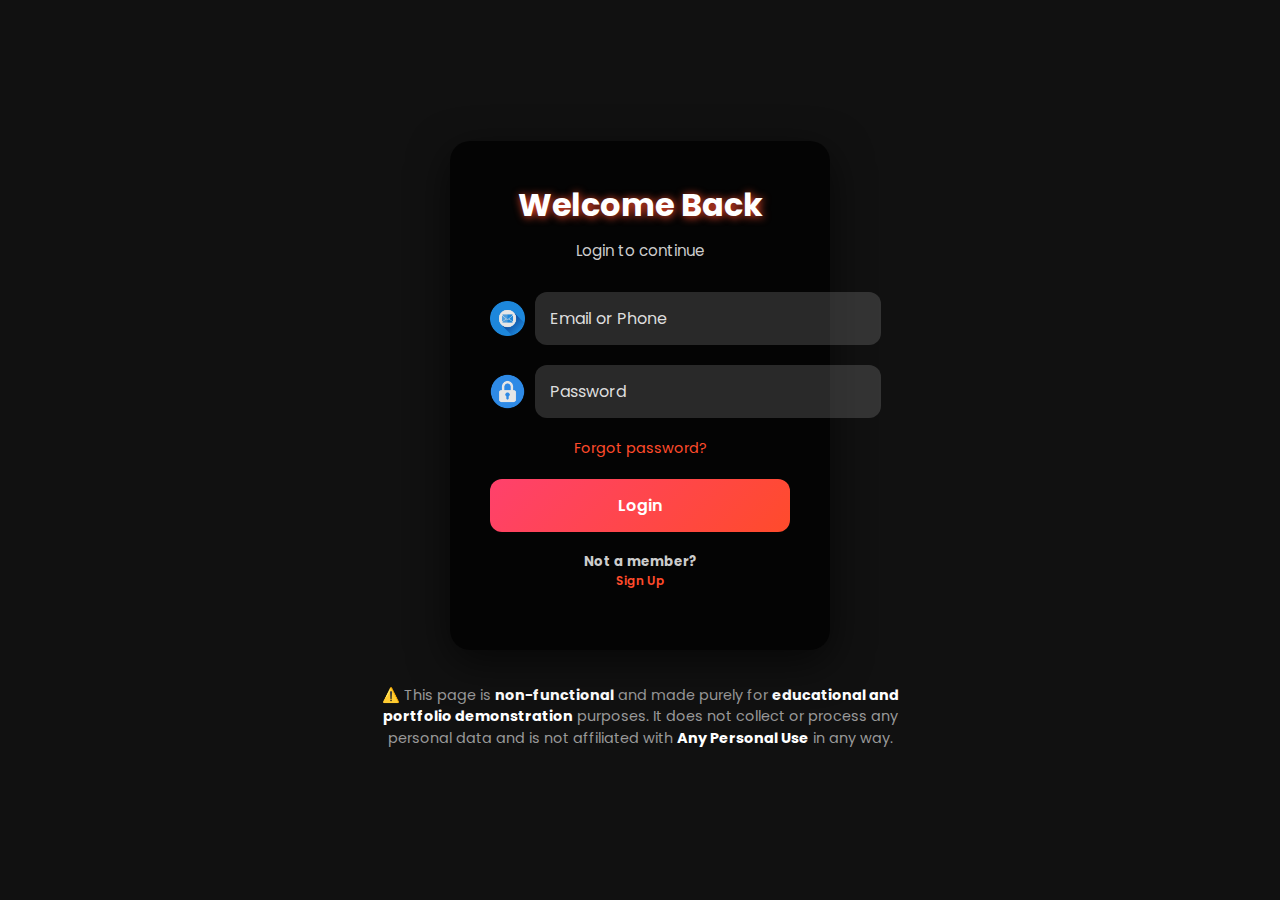
<file: HTML Projects/loginform.html>
<!DOCTYPE html>
<html lang="en">
<head>
    <meta charset="UTF-8">
    <meta name="viewport" content="width=device-width, initial-scale=1.0">
    <title>Login Form Educational-Purpose</title>
    <link rel="stylesheet" href="css/loginform.css">
    <link href="https://fonts.googleapis.com/css2?family=Poppins:wght@400;600&display=swap" rel="stylesheet">
</head>
<body>
     
    <!-- Full-screen animated background -->
    <div class="background-animation"></div>

    <!-- Login form wrapper -->
    <div class="login-wrapper">
        <div class="login-box">
            <h1>Welcome Back</h1>
            <p>Login to continue</p>

            <!-- Form starts -->
            <form>
                <!-- Email/Phone input -->
                <div class="input-group">
                    <img src="images/email.png" alt="Email Icon">
                    <input type="text" placeholder="Email or Phone" required>
                </div>

                <!-- Password input -->
                <div class="input-group">
                    <img src="images/padlock.png" alt="Password Icon">
                    <input type="password" placeholder="Password" required>
                </div>

                <!-- Forgot password -->
                <a href="#">Forgot password?</a>

                <!-- Login button -->
                <button type="submit">Login</button>
            </form>
            <!-- Form ends -->

            <!-- Footer signup link -->
            <h5>Not a member? <a href="#">Sign Up</a></h5>
        </div>
    </div>

     <!-- ⚠️ Educational Disclaimer -->
      <div class="educational-note">
        ⚠️ This page is <strong>non-functional</strong> and made purely for
        <strong>educational and portfolio demonstration</strong> purposes.
        It does not collect or process any personal data and is not affiliated
        with <strong>Any Personal Use</strong> in any way.
      </div>
    </div>
</body>
</html>
</file>
<file: HTML Projects/css/loginform.css>
/* Import Google Font */
* {
    margin: 0;
    padding: 0;
    box-sizing: border-box;
    font-family: 'Poppins', sans-serif;
}

/* Full-page setup */
html, body {
    width: 100%;
    height: 100%;
    display: flex;
    flex-direction: column;
    justify-content: center;
    align-items: center;
    background: #111; /* fallback background */
    overflow: hidden;
}

/* Full-screen animated background */
.background-animation {
    position: fixed;
    width: 100vw;
    height: 100vh;
    top: 0;
    left: 0;
    background: radial-gradient(circle at 30% 30%, #ff416c, #ff4b2b, #ff9a00);
    filter: blur(120px);
    animation: animate-bg 15s linear infinite alternate;
    z-index: -1; /* behind everything */
}

@keyframes animate-bg {
    0% { transform: scale(1) translate(0,0); }
    50% { transform: scale(1.2) translate(50px, -50px); }
    100% { transform: scale(1) translate(0,0); }
}

/* Login form wrapper */
.login-wrapper {
    position: relative;
    width: 380px;
    z-index: 2;
}

/* Login box styling */
.login-box {
    padding: 40px;
    background: rgba(0, 0, 0, 0.75);
    border-radius: 20px;
    text-align: center;
    box-shadow: 0 12px 40px rgba(0,0,0,0.6);
    color: #fff;
}

/* Heading */
.login-box h1 {
    font-size: 2em;
    margin-bottom: 10px;
    color: #fff;
    text-shadow: 1px 1px 8px #ff4b2b;
    animation: fadeIn 1s ease forwards;
}

/* Subheading */
.login-box p {
    color: #ccc;
    margin-bottom: 30px;
    font-size: 0.95em;
    animation: fadeIn 1.5s ease forwards;
}

/* Input group */
.input-group {
    position: relative;
    display: flex;
    align-items: center;
    margin-bottom: 20px;
    animation: fadeIn 2s ease forwards;
}

.input-group img {
    width: 35px;
    margin-right: 10px;
    opacity: 0.9;
    transition: transform 0.3s;
}

/* Input fields */
.input-group input {
    flex: 1;
    padding: 14px 15px;
    border-radius: 12px;
    border: none;
    outline: none;
    font-size: 1em;
    background: rgba(255,255,255,0.15);
    color: #fff;
    transition: 0.3s;
}

.input-group input::placeholder {
    color: #ddd;
}

/* Input focus effect */
.input-group input:focus {
    background: rgba(255,255,255,0.3);
    box-shadow: 0 0 15px #ff4b2b;
}

/* Icon animation on focus */
.input-group input:focus + img {
    transform: scale(1.1) rotate(10deg);
}

/* Forgot password link */
.login-box a {
    display: block;
    margin-bottom: 20px;
    text-decoration: none;
    color: #ff4b2b;
    font-size: 0.9em;
    transition: 0.3s;
}

.login-box a:hover {
    color: #fff;
}

/* Button styling */
button {
    width: 100%;
    padding: 14px;
    border: none;
    border-radius: 12px;
    background: linear-gradient(135deg, #ff416c, #ff4b2b);
    color: #fff;
    font-size: 1em;
    font-weight: 600;
    cursor: pointer;
    transition: 0.3s;
}

button:hover {
    transform: translateY(-3px);
    box-shadow: 0 10px 25px rgba(255,65,108,0.5);
}

/* Footer text */
.login-box h5 {
    margin-top: 20px;
    color: #ccc;
}

.login-box h5 a {
    color: #ff4b2b;
    text-decoration: none;
    font-weight: 600;
}

.login-box h5 a:hover {
    color: #ff9a00;
}

/* Fade-in animation */
@keyframes fadeIn {
    from { opacity: 0; transform: translateY(20px); }
    to { opacity: 1; transform: translateY(0); }
}



/* ===============================
   EDUCATIONAL DISCLAIMER STYLE
=============================== */
.educational-note {
  text-align: center;
  font-size: 0.9rem;
  color: #999;
  background-color: transparent;
  margin-top: 25px;
  line-height: 1.5;
  padding: 10px 20px;
  max-width: 600px;
  margin-left: auto;
  margin-right: auto;
  font-family: "Poppins", sans-serif;
}

.educational-note strong {
  color: #fff;
}
</file>
<file: HTML Projects/css/website.css>
/* Reset & base */
* {
    margin: 0;
    padding: 0;
    box-sizing: border-box;
    font-family: 'Poppins', sans-serif;
}

body {
    background: linear-gradient(135deg, #1f1c2c, #928dab);
    color: #fff;
}

/* Navigation */
header {
    width: 100%;
    position: fixed;
    top: 0;
    left: 0;
    background: rgba(0,0,0,0.6);
    backdrop-filter: blur(8px);
    z-index: 1000;
}

#navbar {
    display: flex;
    justify-content: space-between;
    align-items: center;
    padding: 15px 50px;
}

#logo a {
    text-decoration: none;
    font-size: 1.8em;
    color: #ff4b2b;
    font-weight: 600;
    transition: 0.3s;
}

#logo a:hover {
    color: #ff9a00;
}

#nav-links a {
    margin-left: 25px;
    text-decoration: none;
    color: #fff;
    font-weight: 500;
    transition: 0.3s;
    position: relative;
}

#nav-links a::after {
    content: '';
    width: 0%;
    height: 2px;
    background: #ff4b2b;
    position: absolute;
    left: 0;
    bottom: -4px;
    transition: 0.3s;
}

#nav-links a:hover::after {
    width: 100%;
}

#nav-links a:hover {
    color: #ff4b2b;
}

/* Hero Section */
#hero {
    height: 100vh;
    display: flex;
    justify-content: center;
    align-items: center;
    text-align: center;
    padding: 0 20px;
    background: linear-gradient(135deg, #ff416c, #ff4b2b, #ff9a00);
    animation: hero-bg 15s ease-in-out infinite alternate;
}

@keyframes hero-bg {
    0% { background-position: 0% 50%; }
    50% { background-position: 100% 50%; }
    100% { background-position: 0% 50%; }
}

.hero-content h1 {
    font-size: 3em;
    margin-bottom: 15px;
    text-shadow: 2px 2px 15px rgba(0,0,0,0.4);
}

.hero-content h2 {
    font-size: 1.5em;
    margin-bottom: 25px;
    color: #fff;
}

/* Hero Buttons */
.hero-buttons .btn {
    text-decoration: none;
    padding: 12px 30px;
    margin: 0 10px;
    border-radius: 8px;
    font-weight: 600;
    transition: 0.3s;
    display: inline-block;
    box-shadow: 0 4px 15px rgba(0,0,0,0.3);
}

.btn-primary {
    background: #ff4b2b;
    color: #fff;
}

.btn-primary:hover {
    background: #ff9a00;
    transform: translateY(-3px);
}

.btn-secondary {
    background: #1c92d2;
    color: #fff;
}

.btn-secondary:hover {
    background: #f2fcfe;
    color: #1c92d2;
    transform: translateY(-3px);
}

/* About Section */
#about {
    padding: 80px 20px;
    text-align: center;
}

#about h2 {
    font-size: 2.5em;
    margin-bottom: 20px;
    color: #ff4b2b;
}

#about p {
    font-size: 1.1em;
    max-width: 700px;
    margin: 0 auto;
    color: #fff;
    line-height: 1.8em;
}

/* Services Section */
#services {
    padding: 80px 20px;
    text-align: center;
    background: rgba(0,0,0,0.3);
    backdrop-filter: blur(10px);
}

#services h2 {
    font-size: 2.5em;
    margin-bottom: 40px;
    color: #ff9a00;
}

.service-cards {
    display: flex;
    flex-wrap: wrap;
    justify-content: center;
    gap: 25px;
}

.card {
    background: rgba(255,255,255,0.1);
    padding: 25px;
    border-radius: 15px;
    width: 250px;
    transition: 0.3s;
    box-shadow: 0 8px 25px rgba(0,0,0,0.4);
}

.card:hover {
    transform: translateY(-5px);
    box-shadow: 0 12px 35px rgba(255, 75, 43, 0.5);
}

.card h3 {
    margin-bottom: 15px;
    color: #ff4b2b;
}

.card p {
    font-size: 1em;
    color: #fff;
    line-height: 1.6em;
}

/* Footer */
footer {
    padding: 30px 20px;
    text-align: center;
    background: rgba(0,0,0,0.6);
    color: #ccc;
    font-size: 0.9em;
}

/* Responsive */
@media (max-width: 900px) {
    #nav-links {
        display: flex;
        flex-direction: column;
        gap: 15px;
        margin-top: 10px;
    }

    .service-cards {
        flex-direction: column;
        align-items: center;
    }

    #hero h1 {
        font-size: 2.2em;
    }

    #hero h2 {
        font-size: 1.2em;
    }
}
</file>
<file: My Website/style.css>
/* Reset */
* {
  margin: 0;
  padding: 0;
  box-sizing: border-box;
}

body {
  font-family: "Poppins", sans-serif;
  line-height: 1.6;
  color: #333;
  background: #f9f9f9;
}

/* HEADER */
header {
  background: #222;
  color: #fff;
  padding: 10px 20px;
  position: sticky;
  top: 0;
  z-index: 1000;
}

.header-container {
  display: flex;
  justify-content: space-between;
  align-items: center;
}

.logo img {
  height: 50px;
}

.navbar ul {
  display: flex;
  list-style: none;
  gap: 20px;
}

.navbar ul li a {
  color: #fff;
  text-decoration: none;
  font-weight: 500;
  transition: color 0.3s;
}

.navbar ul li a:hover {
  color: #ff9800;
}

.menu-toggle {
  display: none;
  font-size: 24px;
  cursor: pointer;
}

/* HERO */
.hero img {
  width: 100%;
  display: block;
  margin-bottom: 20px; /* optional spacing between images */
}

/* Make second banner smaller and responsive */
.responsive-banner {
  max-width: 800px; /* limit maximum width */
  width: 90%;       /* responsive width for smaller screens */
  height: auto;     /* maintain aspect ratio */
  display: block;
  margin: 20px auto; /* center horizontally with some spacing */
  border-radius: 10px; /* optional rounded corners */
  box-shadow: 0px 4px 15px rgba(0,0,0,0.2); /* optional shadow for style */
}


/* SKILLS */
.skills {
  padding: 40px 20px;
  text-align: center;
  background: #fff;
}

.skills h2 {
  margin-bottom: 20px;
  font-size: 28px;
  color: #222;
}

.skills-container {
  display: grid;
  grid-template-columns: repeat(auto-fit, minmax(250px, 1fr));
  gap: 20px;
}

.skillbox {
  background: #f1f1f1;
  padding: 20px;
  border-radius: 12px;
  text-align: center;
  transition: transform 0.3s;
}

.skillbox:hover {
  transform: translateY(-5px);
}

.skillbox img {
  width: 40px;
  margin-bottom: 10px;
}

.skill-bar {
  background: #ddd;
  height: 10px;
  border-radius: 5px;
  overflow: hidden;
  margin-top: 10px;
}

.skill-bar span {
  display: block;
  height: 100%;
  background: linear-gradient(90deg, #ff9800, #f44336);
  border-radius: 5px;
  animation: grow 2s ease-out forwards;
}

@keyframes grow {
  from { width: 0; }
}

/* WORKS */
.works {
  padding: 40px 20px;
  text-align: center;
}

.works h2 {
  margin-bottom: 20px;
  font-size: 28px;
  color: #222;
}

.works-grid {
  display: grid;
  grid-template-columns: repeat(auto-fit, minmax(200px, 1fr));
  gap: 15px;
}

.works-grid img {
  width: 100%;
  border-radius: 12px;
  transition: transform 0.3s, box-shadow 0.3s;
}

.works-grid img:hover {
  transform: scale(1.05);
  box-shadow: 0px 4px 15px rgba(0,0,0,0.2);
}

/* FOOTER */
footer {
  background: #222;
  color: #fff;
  text-align: center;
  padding: 20px;
  margin-top: 30px;
}

footer ul {
  list-style: none;
  display: flex;
  justify-content: center;
  gap: 30px;
  margin-bottom: 10px;
}

footer ul li {
  display: flex;
  align-items: center;
  gap: 8px;
}

footer ul li img {
  width: 20px;
  height: 20px;
}

footer p {
  font-size: 14px;
  opacity: 0.7;
}

/* RESPONSIVE NAVIGATION */
@media (max-width: 768px) {
  .navbar ul {
    display: none;
    flex-direction: column;
    background: #333;
    position: absolute;
    top: 70px;
    right: 0;
    width: 200px;
    padding: 20px;
  }
  .navbar ul.showing {
    display: flex;
  }
  .menu-toggle {
    display: block;
    color: #fff;
  }
}
</file>
<file: NETFLIX/style.css>
/* Reset & Fonts */
* {
  margin: 0;
  padding: 0;
  box-sizing: border-box;
}

body {
  font-family: "Poppins", sans-serif;
  background-color: #000;
  color: #fff;
  overflow-x: hidden;
}

/* Hero Section */
.hero {
  position: relative;
  height: 100vh;
  background: url("Images/BANNER.png") center/cover no-repeat;
}

.hero-overlay {
  position: absolute;
  inset: 0;
  background: rgba(0, 0, 0, 0.6);
}

/* Navbar */
.navbar {
  position: relative;
  display: flex;
  justify-content: space-between;
  align-items: center;
  padding: 25px 10%;
  z-index: 2;
}

.logo img {
  width: 150px;
}

.nav-actions {
  display: flex;
  gap: 15px;
  align-items: center;
}

#Language {
  background: transparent;
  border: 1px solid #fff;
  color: #fff;
  padding: 6px 10px;
  border-radius: 4px;
}

.sign-in-btn {
  display: inline-block;
  width: 80px;
  background-color: red;
  color: white;
  height: 35px;
  border-radius: 4px;
  text-align: center;
  line-height: 40px;
  text-decoration: none;
  font-size: 1rem;
  transition: all 0.5s ease;
}

.sign-in-btn:hover {
  background-color: rgb(206, 5, 5);
}

.signin-btn:hover {
  background-color: #f40612;
}

/* Hero Content */
.hero-content {
  position: relative;
  z-index: 2;
  text-align: center;
  top: 30%;
  max-width: 800px;
  margin: 0 auto;
}

.hero-content h1 {
  font-size: 3rem;
  font-weight: 700;
  line-height: 1.2;
}

.hero-content h3 {
  margin: 20px 0;
  font-weight: 400;
}

.hero-content p {
  margin-bottom: 20px;
}

.email-form {
  display: flex;
  justify-content: center;
  flex-wrap: wrap;
  gap: 10px;
}

.email-form input {
  width: 60%;
  max-width: 400px;
  height: 50px;
  border: 1px solid #fff;
  border-radius: 4px;
  background: transparent;
  color: #fff;
  padding-left: 10px;
}

.email-form input::placeholder {
  color: #ccc;
}

#SecondButton {
  background-color: #e50914;
  border: none;
  color: #fff;
  font-size: 1.2rem;
  padding: 0 20px;
  border-radius: 4px;
  cursor: pointer;
}
#SecondButton:hover {
  background-color: #f40612;
}

/* Trending Section */
.trending {
  padding: 50px 5%;
  text-align: left;
}
.trending h2 {
  margin-bottom: 20px;
}
.trending-grid {
  display: grid;
  grid-template-columns: repeat(auto-fit, minmax(180px, 1fr));
  gap: 15px;
}
.trending-grid img {
  width: 100%;
  border-radius: 10px;
  transition: transform 0.3s ease;
}
.trending-grid img:hover {
  transform: scale(1.05);
}

/* Features */
.features-section {
  padding: 60px 10%;
  text-align: center;
}
.features-section h2 {text-align: left;
display: inline-block;
margin-bottom: 20px;}

.box-container {
  display: flex;
  flex-wrap: wrap;
  justify-content: center;
  gap: 25px;
}
.box {
  background: linear-gradient(145deg, #1b1b1b, #000);
  border-radius: 12px;
  padding: 30px;
  width: 260px;
  transition: 0.3s;
}
.box:hover {
  transform: scale(1.05);
  box-shadow: 0 0 20px rgba(255, 255, 255, 0.4);
}
.box i {
  font-size: 2.5rem;
  margin-bottom: 15px;
  color: #e50914;
}
.box h3 {
  margin-bottom: 10px;
  font-size: 1.2rem;
}

/* FAQ */
.faq {
  padding: 60px 10%;
  text-align: center;
}
.faq-list {
  max-width: 800px;
  margin: 0 auto;
}
.faq-list button {
  width: 100%;
  background: #303030;
  border: none;
  color: #fff;
  text-align: left;
  padding: 20px;
  font-size: 1.1rem;
  margin-top: 10px;
  border-radius: 5px;
  transition: background 0.3s;
}
.faq-list button:hover {
  background: #404040;
}

/* Footer */
footer {
  background: #000;
  padding: 60px 10%;
  text-align: left;
}
.footer-content {
  max-width: 1000px;
  margin: auto;
}
.footer-links {
  display: flex;
  flex-wrap: wrap;
  justify-content: space-between;
  margin-top: 30px;
}
.footer-links ul {
  list-style: none;
}
.footer-links ul li {
  margin: 10px 0;
}
.footer-links ul li a {
  color: #b3b3b3;
  font-size: 0.9rem;
}
.footer-links ul li a:hover {
  text-decoration: underline;
}

/* Responsive */
.educational-note {
  text-align: center;
  font-size: 0.9rem;
  color: #999;
  background-color: transparent;
  margin-top: 25px;
  line-height: 1.5;
  padding: 10px 20px;
  max-width: 600px;
  margin-left: auto;
  margin-right: auto;
  font-family: "Poppins", sans-serif;
}

.educational-note strong {
  color: #fff;
}
</file>
<file: HTML Projects/css/landing.css>
/* Reset */
* {
    margin: 0;
    padding: 0;
    box-sizing: border-box;
    font-family: 'Segoe UI', Roboto, sans-serif;
}

/* Navbar */
.navbar {
    display: flex;
    justify-content: space-between;
    align-items: center;
    padding: 20px 5%;
    background-color: #000;
    color: #fff;
    position: sticky;
    top: 0;
    z-index: 100;
}

.navbar .logo img {
    width: 50px;
}

.nav-links {
    list-style: none;
    display: flex;
    gap: 20px;
}

.nav-links li a {
    color: #fff;
    text-decoration: none;
    font-weight: 500;
    transition: color 0.3s;
}

.nav-links li a:hover {
    color: #ff4c60;
}

.nav-buttons button {
    margin-left: 10px;
    padding: 8px 20px;
    border: none;
    border-radius: 30px;
    cursor: pointer;
    transition: 0.3s;
}

.nav-buttons .sign-in {
    background-color: #000;
    color: #fff;
}

.nav-buttons .sign-in:hover {
    background-color: #ff4c60;
}

.nav-buttons .sign-up {
    background-color: #ff4c60;
    color: #fff;
}

.nav-buttons .sign-up:hover {
    background-color: #e43a4d;
}

/* Hero Section */
.hero {
    position: relative;
    text-align: center;
    color: #000000;
    overflow: hidden;
}

.hero-bg {
    width: 100%;
    height: auto;
    display: block;
    object-fit: cover;
    animation: fadeIn 2s ease-in-out;
}

.hero-content {
    position: absolute;
    top: 50%;
    left: 50%;
    transform: translate(-50%, -50%);
}

.hero h1 {
    font-size: 3em;
}

.hero h2 {
    font-size: 2em;
    margin: 10px 0;
}

.hero p {
    font-size: 1.2em;
    margin-bottom: 20px;
}

.hero-buttons button {
    margin: 10px;
    padding: 12px 25px;
    border-radius: 30px;
    border: none;
    cursor: pointer;
    font-size: 1em;
    transition: 0.3s;
}

.btn-primary {
    background-color: #000;
    color: #fff;
}

.btn-primary:hover {
    background-color: #ff4c60;
}

.btn-secondary {
    background-color: transparent;
    color: #000;
    border: 2px solid #000;
}

.btn-secondary:hover {
    background-color: #ff4c60;
    color: #fff;
    border: 2px solid #ff4c60;
}

/* Main Image */
.main-image img {
    width: 90%;
    display: block;
    margin: 50px auto;
    border-radius: 15px;
    transition: transform 0.3s;
}

.main-image img:hover {
    transform: scale(1.05);
}

/* Footer */
footer {
    background-color: #111;
    color: #000000;
    padding: 50px 5%;
}

.footer-top {
    display: flex;
    flex-wrap: wrap;
    justify-content: space-between;
}

.footer-logo img {
    width: 40px;
}

.footer-logo p {
    margin: 10px 0;
}

.footer-logo .btn-primary {
    margin-top: 15px;
}

.footer-links {
    list-style: none;
    margin-top: 20px;
}

.footer-links li {
    margin-bottom: 10px;
}

.footer-links li a {
    text-decoration: none;
    color: #fff;
    transition: color 0.3s;
}

.footer-links li a:hover {
    color: #ff4c60;
}

.footer-icons {
    display: flex;
    gap: 15px;
    margin-top: 20px;
}

.footer-icons img {
    width: 30px;
    transition: transform 0.3s;
}

.footer-icons img:hover {
    transform: scale(1.2);
}

/* Animations */
@keyframes fadeIn {
    0% { opacity: 0; }
    100% { opacity: 1; }
}

/* Responsive */
@media (max-width: 768px) {
    .navbar {
        flex-direction: column;
        gap: 15px;
    }

    .nav-links {
        flex-direction: column;
        gap: 10px;
    }

    .hero h1 {
        font-size: 2em;
    }

    .hero h2 {
        font-size: 1.5em;
    }

    .hero-buttons button {
        width: 80%;
        margin: 10px 0;
    }

    .main-image img {
        width: 100%;
    }

    .footer-top {
        flex-direction: column;
        gap: 20px;
    }
}
</file>
